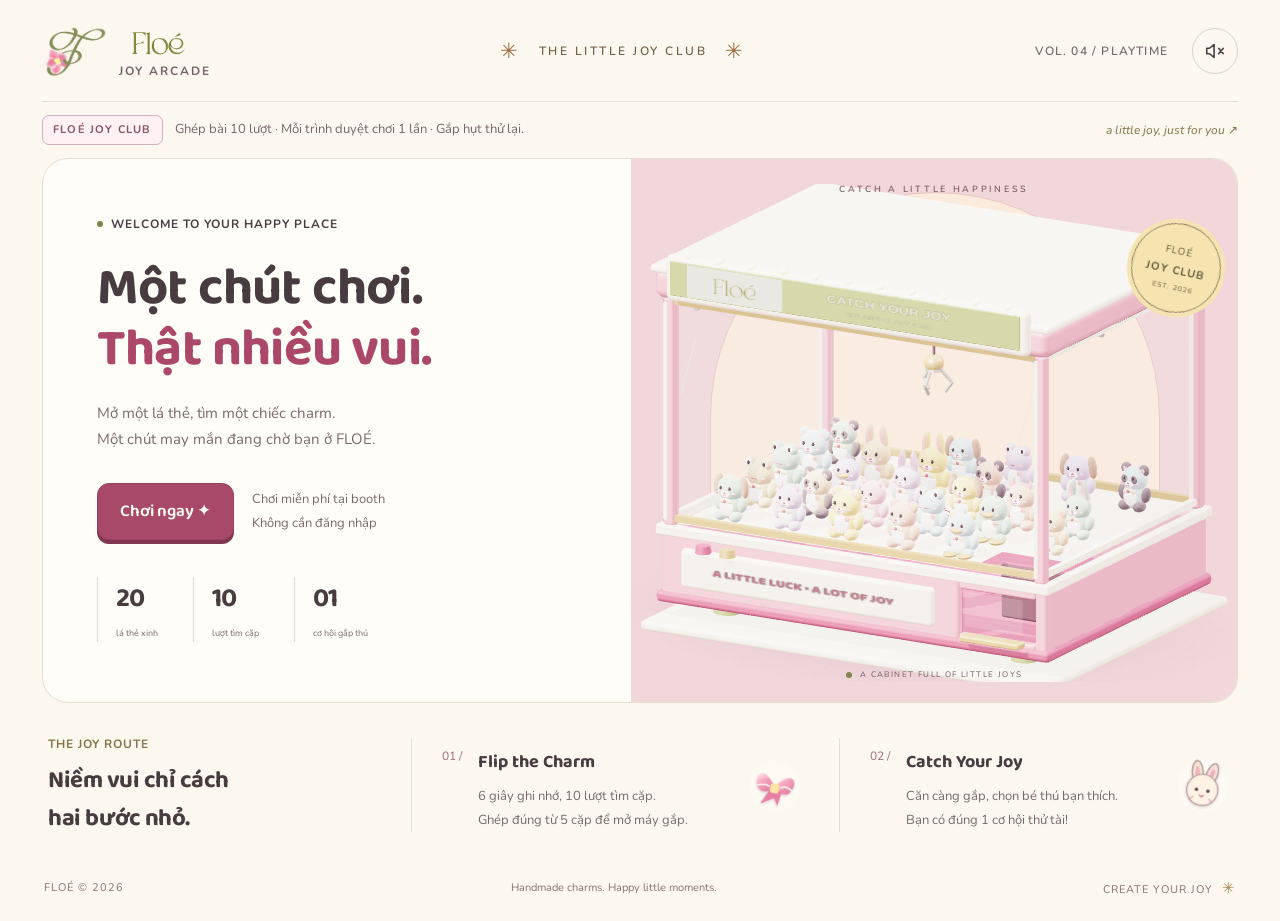
<file: index.html>
<!doctype html>
<html lang="vi">
<head>
 <meta charset="utf-8"><meta name="viewport" content="width=device-width,initial-scale=1,viewport-fit=cover">
 <meta name="theme-color" content="#fcf7ef"><meta name="description" content="Một chút chơi. Thật nhiều vui. Ghép charm và thử tài gắp thú cùng FLOÉ Joy Arcade.">
 <title>FLOÉ Joy Arcade — The Little Joy Club</title>
 <link rel="icon" href="./assets/floe-mark-DR6YFk92.png">
  <link rel="preconnect" href="https://fonts.googleapis.com"><link rel="preconnect" href="https://fonts.gstatic.com" crossorigin><link href="https://fonts.googleapis.com/css2?family=Baloo+2:wght@600;700;800&family=Nunito:wght@400;600;700;800;900&display=swap" rel="stylesheet"><script type="module" crossorigin src="./assets/index-Bb9PN9JV.js"></script>
  <link rel="stylesheet" crossorigin href="./assets/index-ChGE1KvG.css">
</head>
<body>
 <a class="skip-link" href="#stage">Đến trò chơi</a>
 <div class="site-wrap">
  <header class="nav"><button class="brand" id="home" aria-label="FLOÉ — về trang chủ"><img class="brand-mark" data-asset="mark" src="./assets/floe-mark-DR6YFk92.png" alt=""><span><img class="brand-word" data-asset="word" src="./assets/floe-wordmark-DhxlJ2ub.png" alt="FLOÉ"><small>JOY ARCADE</small></span></button><div class="nav-middle"><span class="little-flower">✳</span> THE LITTLE JOY CLUB <span class="little-flower">✳</span></div><div class="nav-right"><span class="edition">VOL. 04 / PLAYTIME</span><button id="sound" class="icon-button" aria-label="Bật âm thanh" aria-pressed="false"></button></div></header>
  <div class="notice"><span class="demo-label">FLOÉ JOY CLUB</span><span>Ghép bài 10 lượt · Mỗi trình duyệt chơi 1 lần · Gắp hụt thử lại.</span><span class="notice-right">a little joy, just for you ↗</span></div>
  <main id="stage" tabindex="-1"></main>
  <footer><span>FLOÉ © 2026</span><span>Handmade charms. Happy little moments.</span><span>CREATE YOUR JOY <b>✳</b></span></footer>
 </div>
 <div class="sr-only" id="announcer" role="status" aria-live="polite" aria-atomic="true"></div>
</body></html>
<script async data-explicit-opt-in="true" data-deployment-id="dpl_CRq2kbfwUbnPf21dLvLNRMSY6UrD" src="https://vercel.live/_next-live/feedback/feedback.js"></script><script async data-explicit-opt-in="true" data-deployment-id="dpl_GBJBoeYDWZV5fgyBTWfdKvP8y6mb" src="https://vercel.live/_next-live/feedback/feedback.js"></script>
</file>
<file: assets/index-ChGE1KvG.css>
:root{font-family:Be Vietnam Pro,sans-serif;color:#483c40;background:#fcf7ef;font-synthesis:none;--cream:#fcf7ef;--paper:#fffdf8;--ink:#483c40;--muted:#79696d;--rose:#ab486a;--pink:#efc6d2;--olive:#7c854c;--line:#e6dcd0;--butter:#f5df9d}*{box-sizing:border-box}body{margin:0}button,a{-webkit-tap-highlight-color:transparent}button{font:inherit;color:inherit;cursor:pointer}button:disabled{cursor:default}button:focus-visible,a:focus-visible{outline:3px solid #a13a60;outline-offset:5px}button svg{width:22px;height:22px;flex-shrink:0}button{touch-action:manipulation}button:disabled{opacity:.65}img{max-width:100%;object-fit:contain;-webkit-user-select:none;user-select:none}h1,h2,h3,p{margin:0}h1,h2,h3{font-weight:700}h1 span{color:var(--rose)}.site-wrap{max-width:1440px;padding:0 42px;margin:auto}.nav{height:102px;display:flex;align-items:center;justify-content:space-between;border-bottom:1px solid var(--line);gap:20px}.brand{border:0;padding:0;background:transparent;display:flex;gap:12px;align-items:center;text-align:left}.brand-mark{height:53px;width:65px}.brand-word{width:78px;height:38px;display:block}.brand small{font-size:9px;letter-spacing:2px;color:#756369;display:block;margin-top:3px;font-weight:700}.nav-middle{font-size:11px;letter-spacing:2.5px;display:flex;gap:18px;align-items:center;color:#706147;font-weight:600}.little-flower{font-size:21px;color:#9c7043}.nav-right{display:flex;gap:24px;align-items:center}.edition{font-size:9px;font-weight:600;letter-spacing:1.2px;color:var(--muted)}.icon-button{width:46px;height:46px;border:1px solid #ded2c5;border-radius:50%;background:transparent;display:grid;place-items:center}.icon-button:hover{background:#f2e4dc}.notice{min-height:49px;display:flex;align-items:center;gap:12px;font-size:10px;color:#75666a}.demo-label{font-size:8px;letter-spacing:1.2px;font-weight:700;border:1px solid #c8bc9b;border-radius:4px;padding:3px 7px;color:#71663e}.notice-right{margin-left:auto;font-size:10px;font-style:italic;color:#837348}.hero{display:grid;grid-template-columns:1fr 1.03fr;background:var(--paper);border:1px solid var(--line);border-radius:26px;overflow:hidden;min-height:545px}.hero-copy{padding:55px 0 43px 54px;z-index:1}.eyebrow{font-size:9px;font-weight:700;letter-spacing:1.65px;line-height:1.7;display:flex;align-items:center;gap:8px}.dot{display:inline-block;width:6px;height:6px;flex-shrink:0;background:var(--olive);border-radius:50%}.hero h1{font-size:clamp(38px,4.1vw,58px);line-height:1.35;letter-spacing:-2.6px;margin:24px 0 20px}.hero h1 span{color:var(--rose)}.hero-copy p{font-size:13px;line-height:1.95;color:var(--muted)}.hero-actions{display:flex;align-items:center;gap:18px;margin:30px 0 37px}.primary{border:1px solid #97405f;background:#a84969;border-radius:12px;color:#fffaf3;min-height:53px;padding:14px 22px;font-size:12px;font-weight:600;display:inline-flex;gap:22px;align-items:center;justify-content:center;box-shadow:0 4px #803550;transition:transform .15s,background .15s,box-shadow .15s}.primary:hover{background:#963d5d;transform:translateY(-2px);box-shadow:0 6px #803550}.primary:active{transform:translateY(3px);box-shadow:0 1px #803550}.hero-actions>span{font-size:9px;line-height:1.85;color:var(--muted)}.hero-stats{display:flex;gap:35px}.hero-stats>div{border-left:1px solid #e5d9cb;padding-left:18px}.hero-stats b{font-size:27px;font-weight:600;letter-spacing:-1px;display:block}.hero-stats span{font-size:9px;color:var(--muted)}.hero-art{position:relative;background:#f1d7da;background-image:radial-gradient(#b777891c .7px,transparent .7px);background-size:9px 9px;min-width:0}.hero-art:before{content:"";position:absolute;width:74%;aspect-ratio:1;background:#fbebdc;border-radius:50% 50% 14px 14px;left:13%;bottom:60px;border:1px solid #e7c4c2}.hero-machine{position:absolute;inset:25px -30px 20px;z-index:1}.hero-machine canvas{display:block;width:100%;height:100%}.arc-text{position:absolute;left:0;right:0;top:24px;font-size:9px;letter-spacing:2.7px;text-align:center;color:#805b61;font-weight:600;z-index:2}.club-sticker{position:absolute;z-index:3;right:16px;top:64px;width:90px;height:90px;display:flex;flex-direction:column;align-items:center;justify-content:center;border:1px solid #8b7952;outline:4px solid #f6e4b0;background:#f6e4b0;color:#615c38;transform:rotate(12deg);border-radius:50%;font-size:10px;letter-spacing:1px}.club-sticker strong{font-size:11px;margin:5px 0}.club-sticker span{font-size:7px}.art-caption{position:absolute;bottom:22px;left:0;right:0;display:flex;align-items:center;justify-content:center;gap:8px;font-size:8px;letter-spacing:1.4px;color:#735b60;z-index:2}.how-to{display:grid;grid-template-columns:1fr 1.2fr 1.2fr;align-items:center;gap:35px;padding:31px 6px 15px}.how-heading .eyebrow{color:#877348;font-size:8px}.how-heading h2{font-size:19px;line-height:1.55;letter-spacing:-.5px;margin-top:8px}.how-step{display:flex;gap:16px;align-items:center;border-left:1px solid var(--line);padding-left:30px;min-height:94px;position:relative}.step-no{font-size:12px;color:#a26974;align-self:flex-start;padding-top:10px}.how-step h3{font-size:13px;margin:10px 0 8px}.how-step p{font-size:10px;line-height:1.85;color:var(--muted)}.how-art{width:58px;height:65px;margin-left:auto;transform:rotate(10deg)}footer{display:flex;align-items:center;justify-content:space-between;font-size:8px;letter-spacing:1px;color:#86726e;padding:26px 2px 23px;gap:14px}footer span:nth-child(2){letter-spacing:0}footer b{font-size:15px;color:#a88956;margin-left:5px}#stage:focus{outline:none}.steps{display:flex;align-items:center;justify-content:center;gap:16px;padding:22px 10px;font-size:10px;color:#8a7a79}.steps span{display:flex;align-items:center;gap:9px}.steps b{display:grid;place-items:center;width:25px;height:25px;border:1px solid #d5c7bf;border-radius:50%;font-size:9px;font-weight:600}.steps .active{color:#923a5c;font-weight:600}.steps .active b{color:#fff;background:#a84969;border-color:#a84969}.steps .done b{color:#fff;background:#7c854c;border-color:#7c854c}.steps i{height:1px;width:54px;background:#ded0c5}.game-shell,.result-shell{border:1px solid var(--line);border-radius:24px;background:var(--paper);padding:0 32px 28px}.game-heading{display:flex;justify-content:space-between;align-items:center;margin:5px 0 25px;gap:12px}.game-heading .eyebrow{color:#887650;font-size:8px}.game-heading h1{font-size:32px;letter-spacing:-1.4px;line-height:1.45;margin-top:8px}.text-button{border:0;background:none;display:inline-flex;align-items:center;justify-content:center;gap:8px;font-size:10px;min-height:44px;padding:8px;color:#7d686e}.text-button svg{width:15px;height:15px}.memory-layout{display:grid;grid-template-columns:minmax(0,1fr) 246px;gap:32px;align-items:start}.board-panel{background:#f7f1e7;border:1px solid #e7ddce;border-radius:18px;padding:22px 25px 19px}.board-hud{display:flex;align-items:center;gap:30px;margin:0 2px 20px}.hud-stat small{font-size:8px;letter-spacing:1px;color:#786b62;font-weight:600;display:block}.hud-stat strong{font-size:25px;display:block;font-weight:700;line-height:1.55;letter-spacing:-.5px}.hud-stat em{font-style:normal;font-size:13px;color:#9a8981;font-weight:400;margin-left:5px}.phase-pill{margin-left:auto;display:flex;align-items:center;gap:7px;font-size:8px;font-weight:700;letter-spacing:.8px;border:1px solid #c6cdaa;background:#eef1df;border-radius:30px;padding:9px 12px;color:#5c6835}.phase-pill.is-preview{background:#fbebbc;border-color:#e9d494;color:#80652e}.phase-pill.is-preview .dot{background:#9a742d}.cards{display:grid;grid-template-columns:repeat(5,minmax(0,1fr));gap:12px;max-width:750px;margin:auto}.memory-card{aspect-ratio:1/1.07;position:relative;background:none;border:0;padding:0;perspective:850px;min-width:0;opacity:1!important}.card-rotator{display:block;position:relative;width:100%;height:100%;transform-style:preserve-3d;transition:transform .36s cubic-bezier(.2,.65,.3,1)}.memory-card.open .card-rotator{transform:rotateY(180deg)}.face{position:absolute;inset:0;border-radius:10px;display:flex;align-items:center;justify-content:center;flex-direction:column;backface-visibility:hidden;-webkit-backface-visibility:hidden;overflow:hidden;border:1px solid #c998a4}.face.back{background:#f0c7d0;background-image:repeating-linear-gradient(45deg,transparent 0,transparent 3px,#fff8 3px,#fff2 4px);box-shadow:0 3px #b47b8c,0 4px 5px #825f6522}.face.back:before{content:"";position:absolute;inset:5px;border:1px solid #fff9;border-radius:6px;pointer-events:none}.card-logo{background:#fffbf2;width:62%;height:60%;border-radius:50%;display:grid;place-items:center;border:1px solid #dcc8a7}.card-logo img{width:83%;height:80%}.face.back small{font-size:6px;color:#81535f;letter-spacing:.4px;position:absolute;bottom:10%}.corner-star{position:absolute;top:7px;left:9px;color:#976672;font-size:12px}.corner-star.bottom{inset:auto 9px 5px auto}.face.front{background:var(--card-bg);transform:rotateY(180deg);border-color:#cbb9a1;box-shadow:0 3px #c0aa98}.card-art{width:77%;height:75%;filter:drop-shadow(0 2px 2px #69494318)}.face.front small{font-size:8px;font-weight:600;color:#665259;line-height:1.5;margin-top:2px}.pair-check{position:absolute;top:4px;right:4px;background:#70834b;color:#fff;border-radius:50%;width:17px;height:17px;display:none;place-items:center}.pair-check svg{width:11px;height:11px}.paired .face.front{border:2px solid #7e9560;background:#eff2df}.paired .pair-check{display:grid}.memory-card:not(:disabled):hover .back{border-color:#9c4d67;box-shadow:0 4px #a66379,0 7px 10px #825f6525}.miss .face.front{animation:shake .28s ease}.board-bottom{display:flex;justify-content:space-between;gap:10px;font-size:9px;color:#79656b;line-height:1.6;margin-top:19px}.board-bottom>span:last-child{white-space:nowrap;font-weight:600}.progress{height:3px;background:#e6dbd1;border-radius:3px;margin-top:10px}.progress span{display:block;height:100%;background:#ae5c79;transition:width .3s}.preview-ticket{background:#f4dfab;position:relative;text-align:center;border-radius:12px;padding:22px 22px 19px;overflow:hidden;border:1px solid #e8ce95;color:#665037}.preview-ticket .eyebrow{display:block;font-size:7px;letter-spacing:1.3px}.ticket-number{font-size:66px;letter-spacing:-4px;font-weight:600;line-height:1.3;margin:16px 0 6px}.ticket-number em{font-style:normal;font-size:25px;letter-spacing:-1px;color:#9a8057}.preview-ticket h2{font-size:18px;letter-spacing:-.4px}.preview-ticket p{font-size:10px;line-height:1.85;margin:10px 0 20px}.ticket-perf{height:1px;border-top:1px dashed #bc9d66;position:relative;margin:0 -22px 13px}.ticket-perf:before,.ticket-perf:after{content:"";position:absolute;width:16px;height:16px;border-radius:50%;background:var(--paper);top:-8px;left:-8px}.ticket-perf:after{left:auto;right:-8px}.ticket-bottom{font-size:6px;letter-spacing:1px;display:flex;align-items:center;justify-content:center;gap:5px;font-weight:600}.ticket-bottom svg{width:13px;height:13px}.preview-ticket.playing{background:#f4e5d6;border-color:#e5ccba}.reward-guide{padding:20px 2px 0}.reward-guide h3{font-size:11px;margin-bottom:7px}.reward-row{display:flex;gap:11px;align-items:center;padding:12px 0;border-bottom:1px solid #eee5da}.reward-row:last-child{border-bottom:0}.reward-icon{width:31px;height:31px;display:grid;place-items:center;border:1px solid #e4d4c6;border-radius:8px;color:#a35d6f}.reward-icon svg{width:17px;height:17px}.reward-row b,.reward-row small{display:block;font-size:10px}.reward-row small{font-size:9px;color:var(--muted);margin-top:3px}.tiny-pill{margin-left:auto;font-size:6px;letter-spacing:.6px;background:#e8edda;color:#657040;padding:5px 7px;border-radius:20px;font-weight:700}.aside-note{font-size:8px;line-height:1.8;color:#8c7776;padding-top:8px}.attempt-pill{display:flex;align-items:center;gap:9px;background:#f4e5b9;border:1px solid #e4cd8e;padding:10px 14px;border-radius:10px;font-size:8px;color:#7d6034;font-weight:600;white-space:nowrap}.attempt-pill b{font-size:18px;font-weight:700}.attempt-pill svg{width:19px;height:19px}.claw-layout{display:grid;grid-template-columns:minmax(0,1fr) 264px;gap:24px}.machine-panel{background:#f1d9dc;background-image:radial-gradient(#b7778926 .7px,transparent .7px);background-size:9px 9px;border:1px solid #e5bfc6;border-radius:18px;overflow:hidden;min-width:0}.machine-topline,.machine-bottomline{padding:9px 18px;display:flex;justify-content:space-between;gap:8px;align-items:center;font-size:8px;color:#764e5c;position:relative;z-index:2}.machine-topline{height:51px;border-bottom:1px solid #dfbcc0}.machine-topline>span{display:flex;align-items:center;gap:7px;font-size:8px;letter-spacing:1.5px;font-weight:700}.mode-button{font-size:8px;border:0;background:transparent;min-height:36px;color:#764e5c;text-decoration:underline;text-underline-offset:3px;padding:6px}.machine-display{height:440px;position:relative}.machine-display canvas{display:block;width:100%;height:100%;touch-action:none}.machine-bottomline{min-height:45px;background:#fff7edbd;border-top:1px solid #dfbcc0;font-size:9px;line-height:1.7}.machine-bottomline>span:last-child{border:1px solid #d0b5b9;letter-spacing:1px;padding:3px 6px;border-radius:4px;font-size:7px;white-space:nowrap}.control-panel{padding:22px 20px 13px;border:1px solid #e5d7c6;border-radius:18px;background:#f8f0e3}.control-heading .eyebrow{font-size:6px;letter-spacing:1px;color:#8d6a49}.control-heading h2{font-size:24px;letter-spacing:-.7px;line-height:1.45;margin:11px 0 9px}.control-heading p{font-size:10px;color:#7f6b65;line-height:1.8}.aim-map{margin:15px 0 8px;background:#fffbf3;border:1px solid #dfd1be;border-radius:9px;overflow:hidden}.map-caption{display:block;font-size:6px;font-weight:600;letter-spacing:.6px;color:#806d60;padding:7px 5px;text-align:center;border-bottom:1px solid #e8decd}.map-field{height:72px;position:relative;background-image:linear-gradient(#e8ddcc88 1px,transparent 1px),linear-gradient(90deg,#e8ddcc88 1px,transparent 1px);background-size:14px 14px;margin:6px}.map-toy{position:absolute;width:7px;height:7px;border:1px solid #906d74;border-radius:50%;transform:translate(-50%,-50%)}.map-aim{position:absolute;width:13px;height:13px;border:1.5px solid #7b3154;border-radius:50%;transform:translate(-50%,-50%);background:#fff8;z-index:2}.map-aim:before,.map-aim:after{content:"";position:absolute;width:19px;height:1px;left:-4.5px;top:4.5px;background:#7b3154}.map-aim:after{transform:rotate(90deg)}.map-toy.target{outline:2px solid #70804f;outline-offset:2px}.dpad{display:grid;grid-template-columns:repeat(3,50px);grid-template-rows:repeat(3,46px);gap:5px;justify-content:center;margin:13px 0 18px;touch-action:none;-webkit-user-select:none;user-select:none}.dpad button{font-family:inherit;font-size:21px;font-weight:400;line-height:1;border:1px solid #c9b0a9;border-radius:11px;background:linear-gradient(#fffcf5,#f6e5da);box-shadow:0 3px #baa29b;touch-action:none;min-width:44px;min-height:44px}.dpad button:active,.dpad button.pressed{background:#efd399;transform:translateY(3px);box-shadow:none}.dpad .up{grid-area:1/2}.dpad .left{grid-area:2/1}.dpad .right{grid-area:2/3}.dpad .down{grid-area:3/2}.dpad-center{grid-area:2/2;display:grid;place-items:center;color:#a77580}.dpad-center svg{width:25px;height:25px}.drop{display:flex;align-items:center;justify-content:center;gap:10px;width:100%;min-height:55px;color:#fff8ef;background:#a94d6b;border:1px solid #92405f;border-radius:11px;box-shadow:0 4px #7d3550;font-size:13px;font-weight:700;touch-action:none}.drop small{font-size:7px;font-weight:400;margin-left:auto;color:#f5d2dd}.drop svg{width:19px;height:19px}.drop:active:not(:disabled){transform:translateY(3px);box-shadow:0 1px #7d3550}.drop:disabled{opacity:.7}.control-note{text-align:center;font-size:8px;line-height:1.8;margin-top:15px;color:#7d6866}.coordinates{text-align:center;font-size:7px;color:#867571;letter-spacing:1px;margin-top:7px}.prize-strip{display:flex;align-items:center;justify-content:space-between;gap:16px;padding:20px 4px 0}.prize-strip>.eyebrow{font-size:7px;color:#8d7950;max-width:105px}.prize-strip>div{display:flex;align-items:center;gap:8px;font-size:9px;color:#7a656b;white-space:nowrap}.prize-strip img{width:35px;height:35px}.prize-strip b{font-weight:700;color:#5c454f;margin-right:4px}.prize-note{font-size:7px;line-height:1.7;color:#8f7e75}.result-shell{min-height:620px}.result-ticket{max-width:600px;margin:15px auto 35px;text-align:center}.result-ticket>.eyebrow{justify-content:center;color:#8a7048;font-size:8px}.result-art{position:relative;width:170px;height:145px;margin:20px auto 16px;background:#f9e4db;border-radius:50%;display:grid;place-items:center}.result-art img{width:140px;height:140px}.result-art>span{position:absolute;font-size:28px;color:#a88e50;right:-15px;top:15px}.result-art>span:last-child{inset:auto auto 5px -10px;font-size:20px}.result-ticket h1{font-size:36px;line-height:1.5;letter-spacing:-1.4px;margin-bottom:13px}.result-ticket p{font-size:12px;color:#806970;line-height:1.9;max-width:470px;margin:auto}.result-detail{display:flex;flex-direction:column;gap:6px;padding:20px 10px;background:#f8eddd;border-top:1px dashed #d5bd9b;border-bottom:1px dashed #d5bd9b;margin:24px auto;width:min(100%,420px)}.result-detail b{font-size:19px;color:#72543c}.result-detail span{font-size:8px;color:#897263;line-height:1.7}.result-actions{display:flex;gap:20px;align-items:center;justify-content:center;flex-wrap:wrap}.result-foot{font-size:8px;margin-top:25px;color:#8d7675}.mobile-break{display:none}.sr-only{position:absolute;width:1px;height:1px;padding:0;margin:-1px;overflow:hidden;clip:rect(0,0,0,0);white-space:nowrap;border:0}.skip-link{position:fixed;top:-80px;left:15px;padding:15px;background:#fff;z-index:99;color:#803550}.skip-link:focus{top:10px}.loading-label{position:absolute;inset:0;display:grid;place-items:center;font-size:11px;color:#8c596d}@keyframes shake{25%,75%{transform:translate(-2px)}50%{transform:translate(2px)}}@media(min-width:1400px){.hero{min-height:565px}.hero-copy{padding-top:62px}.machine-display{height:480px}}@media(max-width:1150px){.site-wrap{padding:0 26px}.edition{display:none}.hero-copy{padding:40px 0 35px 35px}.hero h1{font-size:42px;letter-spacing:-1.6px}.hero{min-height:510px}.hero-stats{gap:24px}.how-art{display:none}.how-to{gap:20px;grid-template-columns:1fr 1.2fr 1.2fr}.how-step{padding-left:20px}.game-shell{padding:0 22px 24px}.memory-layout{grid-template-columns:minmax(0,1fr) 210px;gap:22px}.board-panel{padding:18px}.cards{gap:9px}.board-hud{gap:24px}.claw-layout{grid-template-columns:minmax(0,1fr) 230px;gap:18px}.control-panel{padding:18px 15px 12px}.machine-display{height:430px}.prize-note{display:none}}@media(max-width:850px){.site-wrap{padding:0 20px}.nav{height:86px}.nav-middle{font-size:8px;letter-spacing:1.5px;gap:12px}.hero{grid-template-columns:1fr 1fr;min-height:470px}.hero-copy{padding:35px 0 30px 26px}.hero h1{font-size:34px;letter-spacing:-1.3px}.hero-copy .eyebrow{font-size:6px;letter-spacing:1px}.hero-copy p{font-size:10px}.hero-actions{gap:12px;margin:25px 0 30px}.hero-actions>span{display:none}.hero-stats{gap:17px}.hero-stats>div{padding-left:12px}.hero-stats b{font-size:23px}.hero-stats span{font-size:7px}.club-sticker{width:70px;height:70px;top:70px;right:15px;font-size:8px}.club-sticker strong{font-size:9px}.arc-text{font-size:7px;letter-spacing:2px}.art-caption{font-size:6px;letter-spacing:1px}.how-to{gap:18px}.how-heading h2{font-size:16px}.how-step{gap:9px;padding-left:15px}.how-step p{font-size:8px}.how-step h3{font-size:11px}.memory-layout{grid-template-columns:1fr}.game-aside{display:grid;grid-template-columns:1fr 1.2fr;gap:25px}.preview-ticket{padding:15px 20px}.ticket-number{font-size:45px;margin:7px 0}.preview-ticket h2{font-size:15px}.preview-ticket p{margin:7px 0 15px;font-size:9px}.reward-guide{padding:10px 0 0}.aside-note{display:none}.board-panel{padding:22px}.cards{max-width:620px;gap:12px}.claw-layout{grid-template-columns:minmax(0,1fr) 210px;gap:16px}.machine-display{height:435px}.control-heading h2{font-size:21px}.control-panel{padding:16px 12px 12px}.control-heading .eyebrow{font-size:5px}.dpad{grid-template-columns:repeat(3,46px);grid-template-rows:repeat(3,44px);gap:4px}.game-heading h1{font-size:28px}.prize-strip{gap:9px}.prize-strip>.eyebrow{font-size:6px;max-width:60px}.prize-strip>div{font-size:8px;gap:4px}.prize-strip img{width:27px;height:27px}}@media(max-width:600px){.site-wrap{padding:0 14px}.nav{height:76px;gap:10px}.brand{gap:7px}.brand-mark{width:43px;height:41px}.brand-word{width:61px;height:27px}.brand small{font-size:7px;letter-spacing:1.4px}.nav-middle{display:none}.nav-right{gap:10px}.icon-button{width:44px;height:44px}.notice{min-height:46px;font-size:8px;gap:8px;line-height:1.7}.demo-label{font-size:6px;padding:2px 5px}.notice-right{display:none}.hero{display:flex;flex-direction:column;border-radius:19px}.hero-copy{padding:29px 27px 30px}.hero-copy .eyebrow{font-size:6px;letter-spacing:1.2px}.hero h1{font-size:39px;letter-spacing:-1.7px;line-height:1.35;margin:18px 0 13px}.hero-copy p{font-size:11px;line-height:1.85}.hero-actions{margin:23px 0 27px;gap:16px}.hero-actions>span{display:block;font-size:7px}.primary{min-height:50px;padding:13px 18px;font-size:11px;gap:18px;border-radius:10px}.hero-stats{gap:29px}.hero-stats b{font-size:24px}.hero-stats span{font-size:7px}.hero-art{height:365px;flex-shrink:0;order:2;border-top:1px solid #e7c2c8}.hero-machine{inset:17px -2px 13px}.hero-art:before{width:68%;left:16%;bottom:46px}.arc-text{top:17px;font-size:7px}.club-sticker{right:25px;top:55px;width:62px;height:62px;font-size:6px}.club-sticker strong{font-size:8px;margin:3px 0}.club-sticker span{font-size:5px}.art-caption{bottom:17px;font-size:6px}.how-to{grid-template-columns:1fr;gap:15px;padding:25px 10px 5px}.how-heading{display:flex;align-items:center;justify-content:space-between;gap:15px;margin-bottom:3px}.how-heading h2{font-size:16px;margin:0}.how-step{padding-left:0;border-left:0;border-top:1px solid var(--line);padding-top:10px;gap:16px;min-height:85px}.how-step p{font-size:10px}.how-step h3{font-size:12px}.how-art{display:block;width:55px;height:55px}.how-heading .eyebrow{font-size:7px;max-width:80px}.step-no{font-size:11px}.game-shell,.result-shell{padding:0 12px 18px;border-radius:18px}.steps{font-size:8px;gap:10px;padding:17px 0}.steps b{width:22px;height:22px;font-size:8px}.steps span{gap:6px}.steps i{width:24px}.game-heading{margin:7px 4px 18px;align-items:flex-start;gap:7px}.game-heading h1{font-size:27px;line-height:1.4;letter-spacing:-1.1px;margin-top:6px}.game-heading .eyebrow{font-size:6px;letter-spacing:1.3px}.text-button{font-size:8px;gap:5px;padding:4px;flex-shrink:0}.text-button svg{width:12px;height:12px}.mobile-break{display:block}.board-panel{padding:13px 10px 14px;border-radius:12px}.board-hud{gap:20px;margin:0 1px 14px}.hud-stat small{font-size:6px;letter-spacing:.6px}.hud-stat strong{font-size:22px}.hud-stat em{font-size:10px;margin-left:3px}.phase-pill{font-size:6px;letter-spacing:.1px;padding:7px 8px;gap:5px}.phase-pill .dot{width:4px;height:4px}.cards{grid-template-columns:repeat(4,minmax(0,1fr));gap:9px 7px}.memory-card{aspect-ratio:1/1.04}.face{border-radius:7px}.face.back:before{inset:3px;border-radius:4px}.corner-star{top:3px;left:6px;font-size:9px}.corner-star.bottom{bottom:3px;right:6px}.face.back small{font-size:4px;letter-spacing:.1px}.face.front small{font-size:6px;line-height:1.4}.pair-check{width:13px;height:13px;top:2px;right:2px}.pair-check svg{width:9px;height:9px}.board-bottom{font-size:7px;gap:8px;margin-top:15px}.board-bottom>span:first-child{max-width:76%}.game-aside{display:block}.preview-ticket{display:grid;grid-template-columns:48px 1fr;text-align:left;gap:0 14px;padding:13px 16px;margin-top:-5px;border-radius:12px}.preview-ticket>.eyebrow,.ticket-perf,.ticket-bottom,.ticket-cut{display:none}.ticket-number{grid-column:1;grid-row:1/3;font-size:38px;align-self:center;line-height:1;letter-spacing:-2px;margin:0}.ticket-number em{font-size:15px;letter-spacing:-1px}.preview-ticket h2{font-size:13px;grid-column:2;margin:1px 0 3px}.preview-ticket p{font-size:8px;grid-column:2;margin:0;line-height:1.7}.reward-guide{padding:10px 2px 0;display:flex;flex-wrap:wrap;gap:0 15px}.reward-guide h3{font-size:9px;width:100%;margin:3px 0}.reward-row{border:0;padding:8px 0;gap:6px;flex:1}.reward-icon{width:23px;height:27px;border:0}.reward-icon svg{width:16px;height:16px}.reward-row b{font-size:8px}.reward-row small{font-size:6px;white-space:nowrap}.tiny-pill{display:none}.game-aside{order:-1}.memory-layout{gap:16px}.game-aside .reward-guide{display:none}.claw-layout{display:flex;flex-direction:column;gap:12px}.machine-panel{width:100%;border-radius:12px}.machine-topline{padding:5px 11px;height:40px}.machine-topline>span{font-size:7px;letter-spacing:1px}.mode-button{min-height:30px;font-size:7px}.machine-display{height:360px}.machine-bottomline{padding:9px 10px;font-size:8px;min-height:40px}.control-panel{display:grid;grid-template-columns:1fr 1fr;gap:4px 16px;padding:15px 14px;width:100%;border-radius:12px;align-items:center}.control-heading{grid-column:1;grid-row:1;align-self:start}.control-heading .eyebrow{font-size:5px}.control-heading h2{font-size:17px;line-height:1.4;margin:5px 0 6px}.control-heading h2 br{display:none}.control-heading p{font-size:8px}.control-heading p br{display:none}.dpad{grid-column:2;grid-row:1/4;margin:0 0 5px;grid-template-columns:repeat(3,44px);grid-template-rows:repeat(3,44px);gap:4px}.dpad button{border-radius:9px;font-size:20px}.dpad-center svg{width:21px;height:21px}.drop{grid-column:1/-1;grid-row:4;margin:10px 0 2px;min-height:51px;font-size:13px;padding:0 14px}.drop small{font-size:8px}.control-note{grid-column:1/-1;grid-row:5;margin:8px 0 0;font-size:7px}.control-note br,.coordinates{display:none}.aim-map{grid-column:1;grid-row:2/4;margin:7px 0 0}.map-caption{font-size:5px;letter-spacing:0;padding:5px 2px}.map-field{height:59px;margin:5px}.map-toy{width:5px;height:5px}.map-aim{width:10px;height:10px}.map-aim:before,.map-aim:after{width:14px;left:-3.5px;top:3px}.attempt-pill{font-size:6px;padding:7px 9px;gap:5px;white-space:normal;max-width:105px;line-height:1.5;margin-top:19px}.attempt-pill svg{width:16px;height:16px}.attempt-pill b{font-size:16px}.prize-strip{padding:16px 0 0;gap:7px;flex-wrap:wrap}.prize-strip>.eyebrow{max-width:none;width:100%;font-size:6px;justify-content:center;margin:3px 0}.prize-strip>div{font-size:7px;flex:1;gap:3px;justify-content:center}.prize-strip img{width:24px;height:24px}.prize-strip b{margin-right:2px}.result-shell{min-height:570px}.result-ticket{margin:20px auto 22px;padding:0 9px}.result-ticket h1{font-size:28px;letter-spacing:-1px;line-height:1.5}.result-ticket p{font-size:10px}.result-art{width:140px;height:120px;margin:25px auto 20px}.result-art img{width:115px;height:115px}.result-detail{margin:22px auto;padding:17px 9px}.result-detail b{font-size:17px}.result-detail span{font-size:7px}.result-actions{gap:13px}.result-foot{font-size:7px}footer{font-size:6px;letter-spacing:.5px;padding:22px 0 20px}footer span:nth-child(2){display:none}}@media(max-width:370px){.site-wrap{padding:0 10px}.hero-copy{padding:26px 22px}.hero h1{font-size:36px}.hero-stats{gap:25px}.hero-art{height:335px}.game-shell{padding:0 10px 16px}.machine-display{height:325px}.game-heading h1{font-size:25px}.control-panel{gap:4px 10px;padding:13px 11px}.reward-row small{font-size:5px}.dpad{gap:3px}.board-panel{padding:12px 9px}.cards{gap:8px 6px}}@media(prefers-reduced-motion:reduce){*,*:before,*:after{animation:none!important;transition:none!important;scroll-behavior:auto!important}}@media(max-width:600px){.face.front small{font-size:8px}.hud-stat small,.phase-pill{font-size:7px}.board-bottom{font-size:8px}.preview-ticket p{font-size:9px}.control-note{font-size:8px}}.brand{min-height:44px}.mode-button{min-width:72px;min-height:44px}.machine-topline{height:58px}@media(max-width:600px){.machine-topline{height:49px;padding-top:0;padding-bottom:0}.mode-button{min-height:44px}}@media(max-width:600px){.site-wrap:has(#stage:is([data-phase=preview],[data-phase=memory])) .nav{height:60px}.site-wrap:has(#stage:is([data-phase=preview],[data-phase=memory])) .notice{min-height:36px}#stage:is([data-phase=preview],[data-phase=memory]) .steps{padding-top:12px;padding-bottom:12px}#stage:is([data-phase=preview],[data-phase=memory]) .game-heading{display:block;position:relative;margin-bottom:14px}#stage:is([data-phase=preview],[data-phase=memory]) .game-heading .text-button{position:absolute;right:0;top:-15px}#stage:is([data-phase=preview],[data-phase=memory]) .game-heading h1{font-size:22px;letter-spacing:-.8px}#stage:is([data-phase=preview],[data-phase=memory]) .mobile-break{display:none}#stage:is([data-phase=preview],[data-phase=memory]) .memory-card{aspect-ratio:1}#stage:is([data-phase=preview],[data-phase=memory]) .preview-ticket{padding-top:10px;padding-bottom:10px}}@media(min-width:851px){.cards{max-width:560px}}@media(min-width:851px)and (max-height:800px){.cards{max-width:480px}.game-heading{margin-bottom:18px}.board-hud{margin-bottom:14px}.board-panel{padding-top:17px}}@font-face{font-family:Be Vietnam Pro;font-style:normal;font-display:swap;font-weight:400;src:url(./be-vietnam-pro-latin-400-normal-PpnXBOrz.woff2) format("woff2"),url(./be-vietnam-pro-latin-400-normal-bXgqVju9.woff) format("woff")}@font-face{font-family:Be Vietnam Pro;font-style:normal;font-display:swap;font-weight:400;src:url(./be-vietnam-pro-vietnamese-400-normal-CRcqvyg1.woff2) format("woff2"),url(./be-vietnam-pro-vietnamese-400-normal-BuGn0gnm.woff) format("woff")}@font-face{font-family:Be Vietnam Pro;font-style:normal;font-display:swap;font-weight:600;src:url(./be-vietnam-pro-latin-600-normal-BZDkUTrt.woff2) format("woff2"),url(./be-vietnam-pro-latin-600-normal-5IO4e7bK.woff) format("woff")}@font-face{font-family:Be Vietnam Pro;font-style:normal;font-display:swap;font-weight:600;src:url(./be-vietnam-pro-vietnamese-600-normal-nyU-ZL2p.woff2) format("woff2"),url(./be-vietnam-pro-vietnamese-600-normal-DkpCIyan.woff) format("woff")}@font-face{font-family:Be Vietnam Pro;font-style:normal;font-display:swap;font-weight:700;src:url(./be-vietnam-pro-latin-700-normal-DlW1Zbsh.woff2) format("woff2"),url(./be-vietnam-pro-latin-700-normal-C2EtzaOi.woff) format("woff")}@font-face{font-family:Be Vietnam Pro;font-style:normal;font-display:swap;font-weight:700;src:url(./be-vietnam-pro-vietnamese-700-normal-Csr0PCuG.woff2) format("woff2"),url(./be-vietnam-pro-vietnamese-700-normal-By_5yT39.woff) format("woff")}@font-face{font-family:Be Vietnam Pro;font-style:normal;font-display:swap;font-weight:800;src:url(./be-vietnam-pro-latin-800-normal-BpHZASpI.woff2) format("woff2"),url(./be-vietnam-pro-latin-800-normal-Cwp5p0gU.woff) format("woff")}@font-face{font-family:Be Vietnam Pro;font-style:normal;font-display:swap;font-weight:800;src:url(./be-vietnam-pro-vietnamese-800-normal-D4LFh2W4.woff2) format("woff2"),url(./be-vietnam-pro-vietnamese-800-normal-CA0HL1e4.woff) format("woff")}

/* FLOÉ Arcade final typography */
:root{--f-display:"Baloo 2","Be Vietnam Pro",sans-serif;--f-text:"Nunito","Be Vietnam Pro",sans-serif}
body,button,input,select{font-family:var(--f-text)}
h1,h2,h3,.hero-stats b,.hud-stat strong,.ticket-number,.attempt-pill b,.result-detail b{font-family:var(--f-display);font-weight:700}
.notice{font-size:13px;line-height:1.5;min-height:56px}
.notice .demo-label{font-size:11px;padding:6px 10px;border:1px solid #d7aebc;border-radius:7px;background:#fff0f3;color:#86546a;white-space:nowrap}
.edition,.nav-middle,.brand small,.notice-right{font-size:12px}
.eyebrow,.game-heading .eyebrow,.how-heading .eyebrow{font-size:12px;letter-spacing:1px}
.hero-copy h1{font-family:var(--f-display);letter-spacing:-.8px;line-height:1.16}
.hero-copy p{font-size:15px;line-height:1.75}
.primary{font-family:var(--f-display);font-size:17px}
.hero-actions>span,.how-step p,.text-button{font-size:13px}
.how-heading h2{font-size:24px}
.how-step h3{font-size:18px}
.steps{font-size:12px}
.game-heading h1{font-size:clamp(30px,3.6vw,42px);letter-spacing:-.6px;line-height:1.25}
.hud-stat small,.board-bottom,.reward-row small,.aside-note{font-size:12px}
.hud-stat strong{font-size:30px}
.phase-pill,.preview-ticket .eyebrow,.machine-topline>span,.mode-button{font-size:11px}
.face.front small{font-size:11px;font-weight:800}
.face.back small{font-size:8px;font-weight:800}
.preview-ticket h2{font-size:23px}
.preview-ticket p{font-size:13px}
.reward-guide h3{font-size:17px}
.reward-row b{font-size:14px}
.tiny-pill{font-size:9px}
.attempt-pill,.machine-topline,.machine-bottomline,.map-caption,.prize-strip>.eyebrow,.prize-strip>div,.prize-note{font-size:12px}
.control-heading .eyebrow,.control-note,.coordinates{font-size:11px}
.control-heading h2{font-size:29px}
.control-heading p{font-size:14px;line-height:1.65}
.drop{font-family:var(--f-display);font-size:19px;min-height:60px}
.drop small{font-size:10px}
.result-ticket h1{font-size:clamp(32px,4vw,47px);line-height:1.2}
.result-ticket p{font-size:15px}
.result-detail span,.result-foot{font-size:12px}
footer{font-size:11px}
@media(max-width:800px){.nav-middle,.notice-right{display:none}.notice{font-size:12px}.site-wrap{padding-left:18px;padding-right:18px}.game-heading h1{font-size:clamp(28px,7vw,36px)}.prize-strip{flex-wrap:wrap}.machine-bottomline{line-height:1.4}}
@media(max-width:430px){.notice{font-size:11.5px}.notice .demo-label{font-size:10px}.board-panel{padding:12px 11px 16px}.cards{gap:6px}.face.front small{font-size:9px}.board-hud{gap:12px}.reward-row b{font-size:13px}.control-panel{padding:18px 15px}.dpad{grid-template-columns:repeat(3,54px);grid-template-rows:repeat(3,51px)}}


/* FLOÉ V6 · Mobile-first plush aiming area, touch targets & quick-grab layout */
.aim-map{background:#fffaf4;border:1px solid #e2c5ce;border-radius:15px;box-shadow:0 5px 16px #a85e7710}
.map-guide{display:flex;flex-wrap:wrap;gap:6px 10px;align-items:center;justify-content:space-between;padding:10px 12px 4px}
.map-caption{padding:0;border:0;text-align:left;letter-spacing:.07em;font-size:10px;font-weight:800;color:#8a5370}
.aim-status{font-size:10px;font-weight:800;color:#9b587a;line-height:1.4;border-radius:18px;padding:5px 8px;background:#fbeaf0}
.aim-status[data-ready="true"]{background:#e8f3dc;color:#536c2d}
.map-field{height:118px;margin:9px 12px 7px;cursor:crosshair;touch-action:manipulation;border:1px solid #e9d4c3;border-radius:9px;background-color:#fffdf7;background-size:20px 20px}
.map-field:focus-visible{outline:3px solid #9d507a;outline-offset:3px}
.map-toy{width:11px;height:11px;border:1.7px solid #8a5b74;box-shadow:0 1px 3px #55394350}
.map-toy.target{outline:3px solid #778e3e;outline-offset:3px;box-shadow:0 0 0 4px #e4f0d980}
.map-aim{width:23px;height:23px;border:2.8px solid #a54a71;background:#fff9;box-shadow:0 0 0 3px #f6e1e9;transition:border-color .12s,box-shadow .12s}
.map-aim:before,.map-aim:after{width:27px;left:-4px;top:8px;height:2px;background:#a54a71}
.map-aim.is-ready{border-color:#668631;background:#e3f5d6a8;box-shadow:0 0 0 5px #cae8b88c}
.map-aim.is-ready:before,.map-aim.is-ready:after{background:#55782b}
.aim-legend{display:flex;justify-content:space-between;gap:12px;align-items:center;padding:2px 14px 12px;font-size:10px;color:#836b74}
.aim-legend span{display:flex;align-items:center;gap:6px}.legend-toy{display:inline-block;width:10px;height:10px;border-radius:50%;background:#e7b4c5;border:2px solid #8a5370}.legend-cross{color:#a14f74;font-size:16px;line-height:1}
@media(max-width:760px){
 #stage[data-phase="claw"] .steps{display:none}
 #stage[data-phase="claw"] .game-heading{margin:8px 0 12px;gap:8px}
 #stage[data-phase="claw"] .game-heading h1{font-size:clamp(22px,5.3vw,30px);letter-spacing:-.6px;line-height:1.3}
 #stage[data-phase="claw"] .game-heading .eyebrow{font-size:9px}
 #stage[data-phase="claw"] .game-shell{padding:0 11px 18px}
 .claw-layout{display:flex;flex-direction:column;gap:11px}
 .machine-panel{border-radius:16px;width:100%}
 .machine-display{height:clamp(290px,79vw,410px);overflow:hidden}
 .machine-display canvas{transform:scale(1.1);transform-origin:50% 58%}
 .machine-topline{padding:4px 12px;height:45px}
 .machine-topline>span{font-size:10px}
 .machine-bottomline{min-height:43px;padding:9px 12px;font-size:11px;font-weight:600}
 .control-panel{display:grid;grid-template-columns:minmax(0,1fr) minmax(0,1fr);grid-template-areas:"heading heading" "map map" "dpad drop" "note note";grid-template-rows:auto auto auto auto;align-items:stretch;gap:7px 11px;width:100%;padding:14px;background:#f9f0e6;border-radius:15px}
 .control-heading{grid-area:heading;display:flex;align-items:center;justify-content:space-between;gap:16px}
 .control-heading .eyebrow{display:none}
 .control-heading h2{font-size:18px;line-height:1.3;margin:0;letter-spacing:-.3px;flex:0 0 38%}
 .control-heading h2 br{display:none}
 .control-heading p{font-size:11px;line-height:1.55;flex:1}
 .aim-map{grid-area:map;margin:2px 0 6px}
 .map-guide{padding:10px 12px 2px}
 .map-caption{font-size:11px;letter-spacing:.045em}
 .aim-status{font-size:10px;padding:5px 8px}
 .map-field{height:clamp(114px,33vw,145px);margin:10px 14px 7px;background-size:24px 24px}
 .map-toy{width:12px;height:12px}
 .map-aim{width:25px;height:25px}
 .map-aim:before,.map-aim:after{width:29px;left:-4px;top:9px}
 .dpad{grid-area:dpad;grid-template-columns:repeat(3,minmax(40px,52px));grid-template-rows:repeat(3,48px);gap:4px;margin:2px 0 5px;justify-content:center;align-self:center}
 .dpad button{min-width:40px;min-height:46px;border-radius:12px;font-size:23px;box-shadow:0 3px #c4a69d}
 .dpad-center{font-size:20px}
 .drop{grid-area:drop;align-self:center;justify-self:stretch;display:flex;flex-direction:column;gap:7px;min-height:100px;margin:0;padding:10px;border-radius:17px;font-size:20px;line-height:1.2;text-align:center;box-shadow:0 5px #7c3652}
 .drop svg{width:26px;height:26px}.drop small{display:none}
 .control-note{grid-area:note;margin:1px 0 0;font-size:10px;line-height:1.4;text-align:center}
 .control-note br{display:none}
 .coordinates{display:none}
 .prize-strip{margin-top:14px}
 .attempt-pill{font-size:9px;max-width:128px;margin-top:0;padding:7px}
}
@media(max-width:600px){
 .site-wrap:has(#stage[data-phase="claw"]) .nav{height:58px}
 .site-wrap:has(#stage[data-phase="claw"]) .notice{display:none}
 #stage[data-phase="claw"] .game-heading{padding-top:4px}
}
@media(max-width:370px){
 .control-panel{gap:6px 7px;padding:11px}
 .control-heading{gap:9px}
 .control-heading h2{font-size:16px}
 .control-heading p{font-size:10px}
 .dpad{grid-template-columns:repeat(3,42px);grid-template-rows:repeat(3,44px)}
 .drop{font-size:17px}
}
</file>
